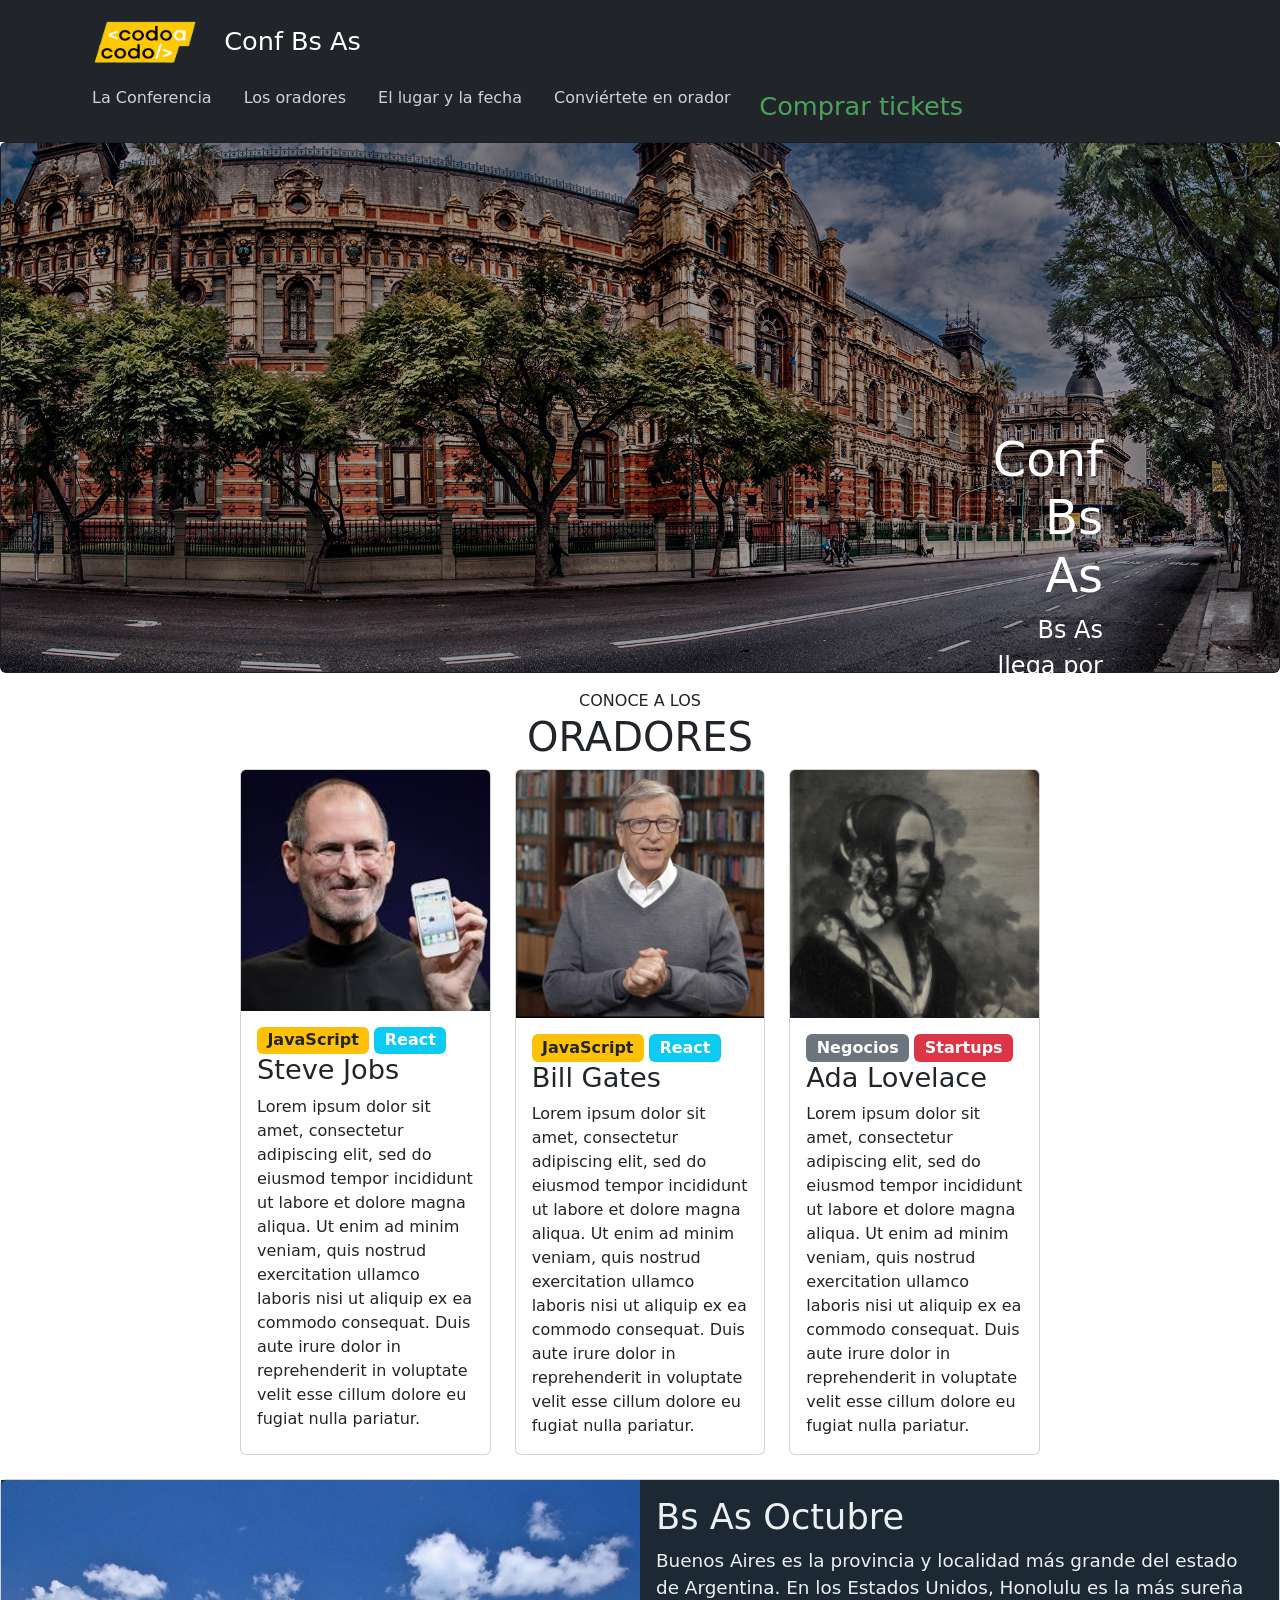
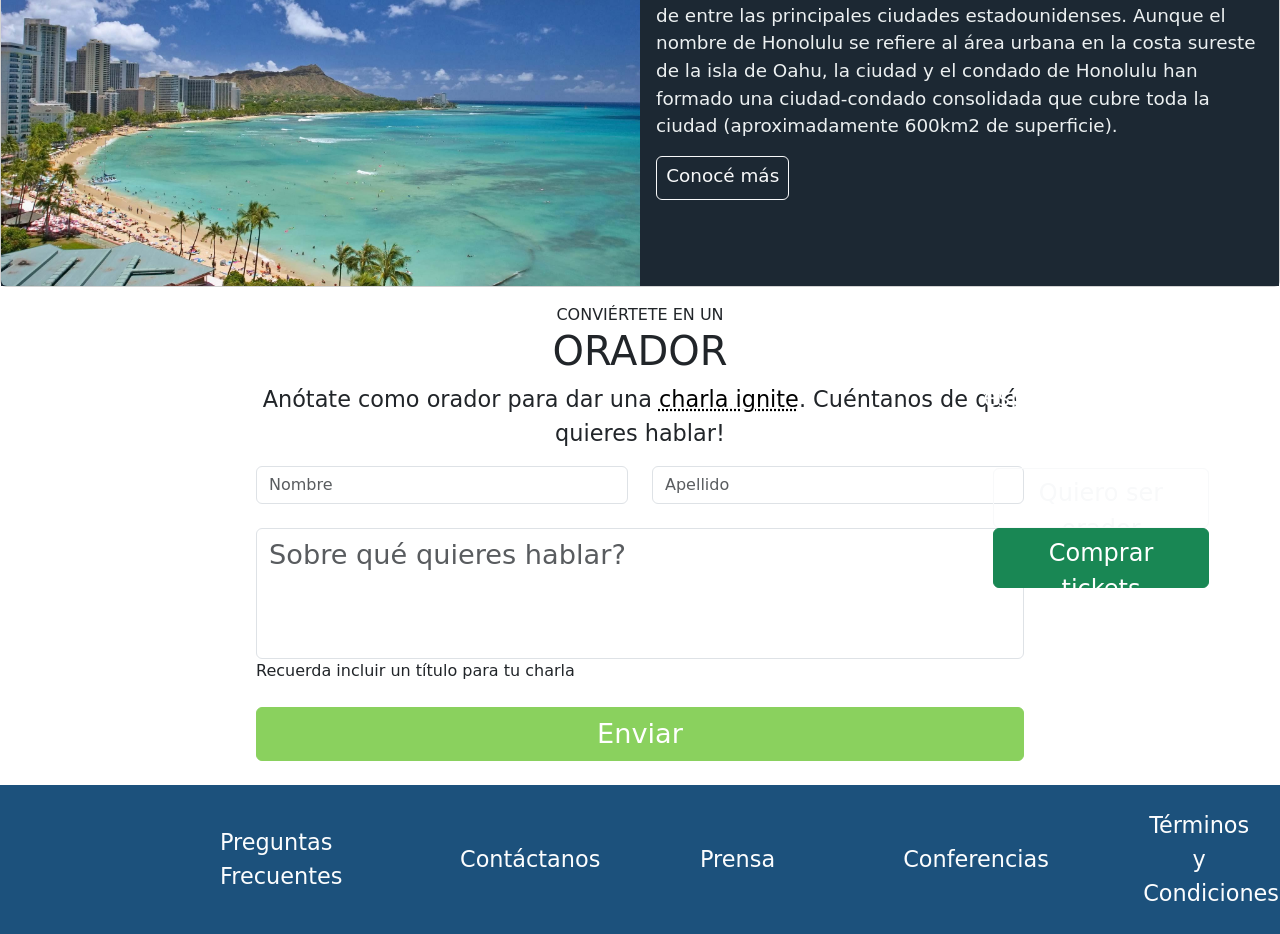
<file: index.html>
<!DOCTYPE html>
<html lang="en">
  <head>
  <meta charset="UTF-8">
  <title>Integrador Frontend</title>
  <link href="https://cdn.jsdelivr.net/npm/bootstrap@5.1.1/dist/css/bootstrap.min.css" rel="stylesheet" integrity="sha384-F3w7mX95PdgyTmZZMECAngseQB83DfGTowi0iMjiWaeVhAn4FJkqJByhZMI3AhiU" crossorigin="anonymous">
  <link href="frontend.css" rel="stylesheet">
  </head>
  <body>
  <header>
  <nav class="navbar navbar-dark bg-dark">
    <div class="container-fluid">
      <a id="navbar-brand" href="#">
        <img src="codoacodo.png" alt="" width="140" height="70" class="d-inline-block align-text-center">
        Conf Bs As
      </a>
    <ul class="nav justify-content-end">
        <li class="nav-item">
          <a class="nav-link active" aria-current="page" href="#">La Conferencia</a>
        </li>
        <li class="nav-item">
          <a class="nav-link" href="#">Los oradores</a>
        </li>
        <li class="nav-item">
          <a class="nav-link" href="#">El lugar y la fecha</a>
        </li>
        <li class="nav-item">
          <a class="nav-link" href="#">Conviértete en orador</a>
        </li>
        <li class="nav-item">
          <a id="nav-link" href="pagina2.html">Comprar tickets</a>
        </li>
      </ul>
    </div>
    </nav>
    </header>
    <div class="card bg-dark text-white">
    <img src="bsasrec.png" class="card-img" alt="...">
    <div class="card-img-overlay">
      <h5 class="card-title">Conf Bs As</h5>
      <p class="card-text">Bs As llega por primera vez a Argentina. Un evento para compartir con nuestra comunidad el conocimiento y experiencia de los expertos que están creando el futuro de Internet. Ven a conocer miembros del evento, a otros estudiantes de Codo a Codo y a los oradores de primer nivel que tenemos para ti. Te esperamos!</p>
      <button type="button" class="btn btn-outline-light">Quiero ser orador</button>
      <button type="button" class="btn btn-success">Comprar tickets</button>
    </div>
  </div>
    <section>
      <p>CONOCE A LOS</p>
      <h6>ORADORES</h6>
      <div class="row row-cols-1 row-cols-md-3 g-4">
    <div class="col">
      <div class="card h-100">
        <img src="steve.jpg" class="card-img-top" alt="...">
        <div class="card-body">
          <span class="badge bg-warning text-dark">JavaScript</span>
          <span class="badge bg-info">React</span>
          <h5 class="card-title">Steve Jobs</h5>
          <p class="card-text">Lorem ipsum dolor sit amet, consectetur adipiscing elit, sed do eiusmod tempor incididunt ut labore et dolore magna aliqua. Ut enim ad minim veniam, quis nostrud exercitation ullamco laboris nisi ut aliquip ex ea commodo consequat. Duis aute irure dolor in reprehenderit in voluptate velit esse cillum dolore eu fugiat nulla pariatur.</p>
        </div>
      </div>
    </div>
    <div class="col">
      <div class="card h-100">
        <img src="bill.jpg" class="card-img-top" alt="...">
        <div class="card-body">
          <span class="badge bg-warning text-dark">JavaScript</span>
          <span class="badge bg-info">React</span>      
          <h5 class="card-title">Bill Gates</h5>
          <p class="card-text">Lorem ipsum dolor sit amet, consectetur adipiscing elit, sed do eiusmod tempor incididunt ut labore et dolore magna aliqua. Ut enim ad minim veniam, quis nostrud exercitation ullamco laboris nisi ut aliquip ex ea commodo consequat. Duis aute irure dolor in reprehenderit in voluptate velit esse cillum dolore eu fugiat nulla pariatur.</p>
        </div>
      </div>
    </div>
    <div class="col">
      <div class="card h-100">
        <img src="ada.jpeg" class="card-img-top" alt="...">
        <div class="card-body">
          <span class="badge bg-secondary">Negocios</span>
          <span class="badge bg-danger">Startups</span>
          <h5 class="card-title">Ada Lovelace</h5>
          <p class="card-text">Lorem ipsum dolor sit amet, consectetur adipiscing elit, sed do eiusmod tempor incididunt ut labore et dolore magna aliqua. Ut enim ad minim veniam, quis nostrud exercitation ullamco laboris nisi ut aliquip ex ea commodo consequat. Duis aute irure dolor in reprehenderit in voluptate velit esse cillum dolore eu fugiat nulla pariatur.</p>
        </div>
      </div>
    </div>
    </section>
  <br>
    <article>
    <div class="card mb-12" style="max-width: 100%;">
      <div class="row g-0">
        <div class="col-md-6">
          <img src="honolulu.jpg" class="img-fluid rounded-start" alt="...">
        </div>
        <div class="col-md-6">
          <div class="card-body">
            <h5 id="card-title">Bs As Octubre</h5>
            <p class="card-text">Buenos Aires es la provincia y localidad más grande del estado de Argentina. En los Estados Unidos, Honolulu es la más sureña de entre las principales ciudades estadounidenses. Aunque el nombre de Honolulu se refiere al área urbana en la costa sureste de la isla de Oahu, la ciudad y el condado de Honolulu han formado una ciudad-condado consolidada que cubre toda la ciudad (aproximadamente 600km2 de superficie).</p>
            <button type="button" class="btn btn-outline-light">Conocé más</button>
          </div>
        </div>
      </div>
    </div>
    </article>
  <section>
    <p>CONVIÉRTETE EN UN</p>
    <h6>ORADOR</h6>
    <p id="destacar">Anótate como orador para dar una <a href="#">charla ignite</a>. Cuéntanos de qué quieres hablar!</p>
  </section>
  <form>
    <div class="row">
      <div class="col">
        <input type="text" class="form-control" placeholder="Nombre" aria-label="First name">
      </div>
      <div class="col">
        <input type="text" class="form-control" placeholder="Apellido" aria-label="Last name">
      </div>
    </div>
  <br>
    <div class="mb-3">
      <input type="text" class="form-control" id="formGroupExampleInput" placeholder="Sobre qué quieres hablar?">
      <label for="formGroupExampleInput" class="form-label">Recuerda incluir un título para tu charla</label>
    </div>
    <div class="col-auto">
      <button type="submit" class="btn btn-primary">Enviar</button>
    </div>
  </form>
  </body>
  <br>
<footer>
  <div class="container">
    <div class="item"><a href="#">Preguntas Frecuentes</a></div>
    <div class="item"><a href="#">Contáctanos</a></div>
    <div class="item"><a href="#">Prensa</a></div>
    <div class="item"><a href="#">Conferencias</a></div>
    <div class="item"><a href="#">Términos y Condiciones</a></div>
    <div class="item"><a href="#">Privacidad</a></div>
    <div class="item"><a href="#">Estudiantes</a></div>
  </div>
</footer>

</html>
</file>
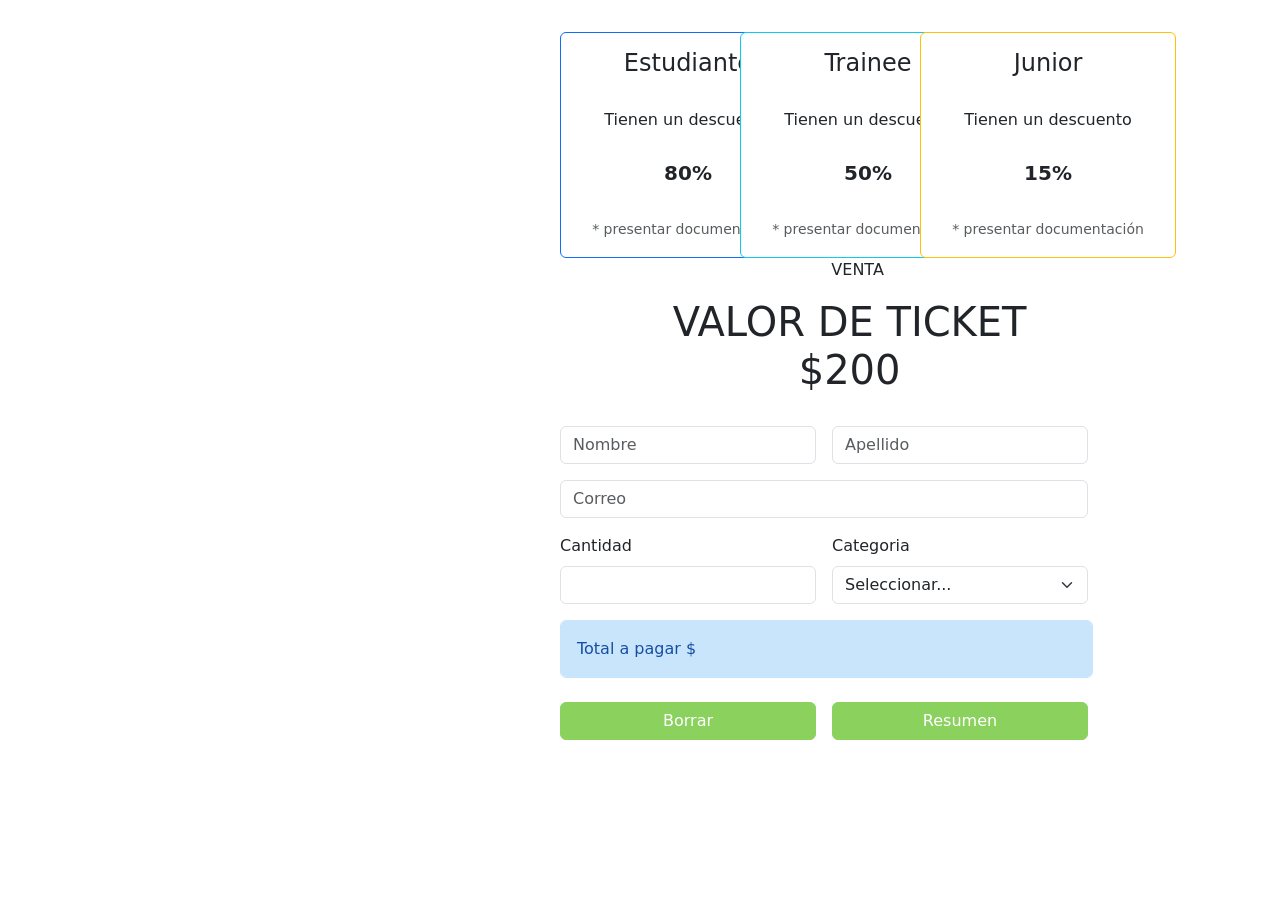
<file: pagina2.html>
<!DOCTYPE html>
<html lang="en">
<head>
    <meta charset="UTF-8">
    <meta http-equiv="X-UA-Compatible" content="IE=edge">
    <meta name="viewport" content="width=device-width, initial-scale=1.0">
    <title>Integrador Javascript</title>
    <link href="https://cdn.jsdelivr.net/npm/bootstrap@5.1.1/dist/css/bootstrap.min.css" rel="stylesheet" integrity="sha384-F3w7mX95PdgyTmZZMECAngseQB83DfGTowi0iMjiWaeVhAn4FJkqJByhZMI3AhiU" crossorigin="anonymous">
    <link href="javascript.css" rel="stylesheet">
</head>
<body onload="init();">
    <div class="row row-cols-1 row-cols-md-4 g-3">
      <div class="col">
        <div class="card border-primary text-center" style="width: 16rem;">
          <div class="card-body">
            <h4 class="card-title">Estudiante</h4>
            <br>
            <h6>Tienen un descuento</h6>
            <br>
            <h5><strong>80%</strong></h5>
            <br>
            <p class="card-text"><small class="text-muted">* presentar documentación</small></p>
          </div>
        </div>
      </div>
      <div class="col">
        <div class="card border-info text-center" style="width: 16rem;">
          <div class="card-body">
            <h4 class="card-title">Trainee</h4>
            <br>
            <h6>Tienen un descuento</h6>
            <br>
            <h5><strong>50%</strong></h5>
            <br>
            <p class="card-text"><small class="text-muted">* presentar documentación</small></p>
          </div>
        </div>
      </div>
      <div class="col">
        <div class="card border-warning text-center" style="width: 16rem;">
          <div class="card-body">
            <h4 class="card-title">Junior</h4>
            <br>
            <h6>Tienen un descuento</h6>
            <br>
            <h5><strong>15%</strong></h5>
            <br>
            <p class="card-text"><small class="text-muted">* presentar documentación</small></p>
          </div>
        </div>
      </div>
    </div>
  <section class="titulos">
    <p class="venta">VENTA</p>
    <h1>VALOR DE TICKET $200</h1>
  </section>
  <br>
  <article class="formulario">    
    <form class="row g-3">
        <div class="col-md-6">
          <input type="text" class="form-control" id="nombre" placeholder="Nombre" aria-label="First name">
        </div>
        <div class="col-md-6">
          <input type="text" class="form-control" id="apellido" placeholder="Apellido" aria-label="Last name">
        </div>
      <br>
      <div class="col-md-12">
        <input type="email" class="form-control" placeholder="Correo" id="inputEmail4">
      </div>
      <div class="col-md-6">
        <label for="cantidad" class="form-label">Cantidad</label>
        <input type="text" class="form-control" id="cantidad">
      </div>
      <div class="col-md-6">
        <label for="categoria" class="form-label">Categoria</label>
        <select id="categoria" class="form-select">
          <option value="" disabled selected>Seleccionar...</option>
          <option value="estudiante">Estudiante</option>
          <option value="trainee">Trainee</option>
          <option value="junior">Junior</option>
        </select>
      </div>
      <br>
      <h5 type="text" class="form-control" id="total">Total a pagar $</h5>
      <br>
      <div class="col-md-6">
        <button type="reset" id="reset-button" class="btn btn-primary">Borrar</button>
      </div>
      <div class="col-md-6">
        <button type="submit" id="resumen-button" class="btn btn-primary">Resumen</button>
      </div>
    </form>
  </article>
  <script src="script.js"></script>
</body>
</html>
</file>
<file: frontend.css>
header nav div a{
color: #FEFFFF;
text-decoration: none;
font-size: 1.6em;
}

header nav div a:hover{
color: #D0D3D4;
}

.navbar{
   padding-left: 4em;
   padding-right: 4em;
}

.nav a{
    color: #D0D3D4;
}

.nav a:visited{
    color: #979A9A;
}

.nav a:hover{
    color: #FDFEFE;
}

.nav-item #nav-link{
   font-size: 1.6em;
   color: #4BA25C;
   line-height: 2.2em;
   padding-left: 0.5em;
}

.card-img-overlay{
   margin-top: 17em;
   margin-left: 60em;
   margin-right: 10em;
   text-align: right;
}

.card-img-overlay h5{
   font-size: 3em;
}

.card-img-overlay p{
   font-size: 1.5em;
}

.card-img-overlay button{
   width: 9em;
   height: 2.5em;
   font-size: 1.5em;
   margin-left: 1rem;
}

section{
margin-left: 15em;
margin-right: 15em;
margin-top: 1em;
text-align: center;
}

section h6{
margin-top:-0.4em;
font-size: 2.5em;
}

.card-body{
text-align: left;
}

.card-body span{
font-size: 1em;
}

.div .span badge bg-primary{
background-color: #27B7B0;
}

.card-body h5{
font-size: 1.7em;
}

article div{
background-color: #1C2833;
color: #ECF0F1;
}

#card-title{
font-size: 2.2em;
}

article div p{
font-size: 1.15em;
}

article .card-body button{
padding: 0.5em;
padding-top:0.3em;
font-size: 1.15em;
}

#destacar{
font-size: 1.4em;
}

#destacar a{
text-decoration-style: dotted;
color: black;
}

form{
width: 60%;
margin-left: 20%;
}

#formGroupExampleInput{
font-size: 1.7em;
padding-bottom: 3em;
}

form button{
width: 100%;
font-size: 1.7em;
}

.col-auto button{
font-size: 1.7em;
background-color: #8AD15E;
border-color: #8AD15E;
}

footer{
background-color: #1C517C;
}

footer a{
color: #FCFDFE;
font-size: 1.4em;
text-decoration: none;
}

footer a:hover{
color: #B3E9F4;
}

.container{
display: flex;
flex-direction: row;
justify-content: space-between;
margin-left: 9em;
}

.item{
padding-top: 1.5em;
padding-bottom: 1.5em;
padding-right:4em;
padding-left:4em;
max-width: 15em;
text-align: center;
align-self: center;
}
</file>
<file: javascript.css>
body{
    max-width: 55%;
    margin-top: 2em;
    margin-left: 35em;
}
.venta{
    max-width: 55%;
    text-align: center;
    margin-left: 6.5rem;
}
h1{
    max-width: 55%;
    text-align: center; 
    margin-left: 6rem;
}
article{
    max-width: 75%;
}
#total{
    max-width: 98%;
    margin-left: 0.5rem;
    color: #164EA4;  
    background-color: #C9E5FC;
    border-color: #C9E5FC; 
    padding: 1em; 
}
form button{
    width: 100%;
    font-size: 1.7em;
    }
.col-md-6 button{
    background-color: #8AD15E;
    border-color: #8AD15E;
    }
</file>
